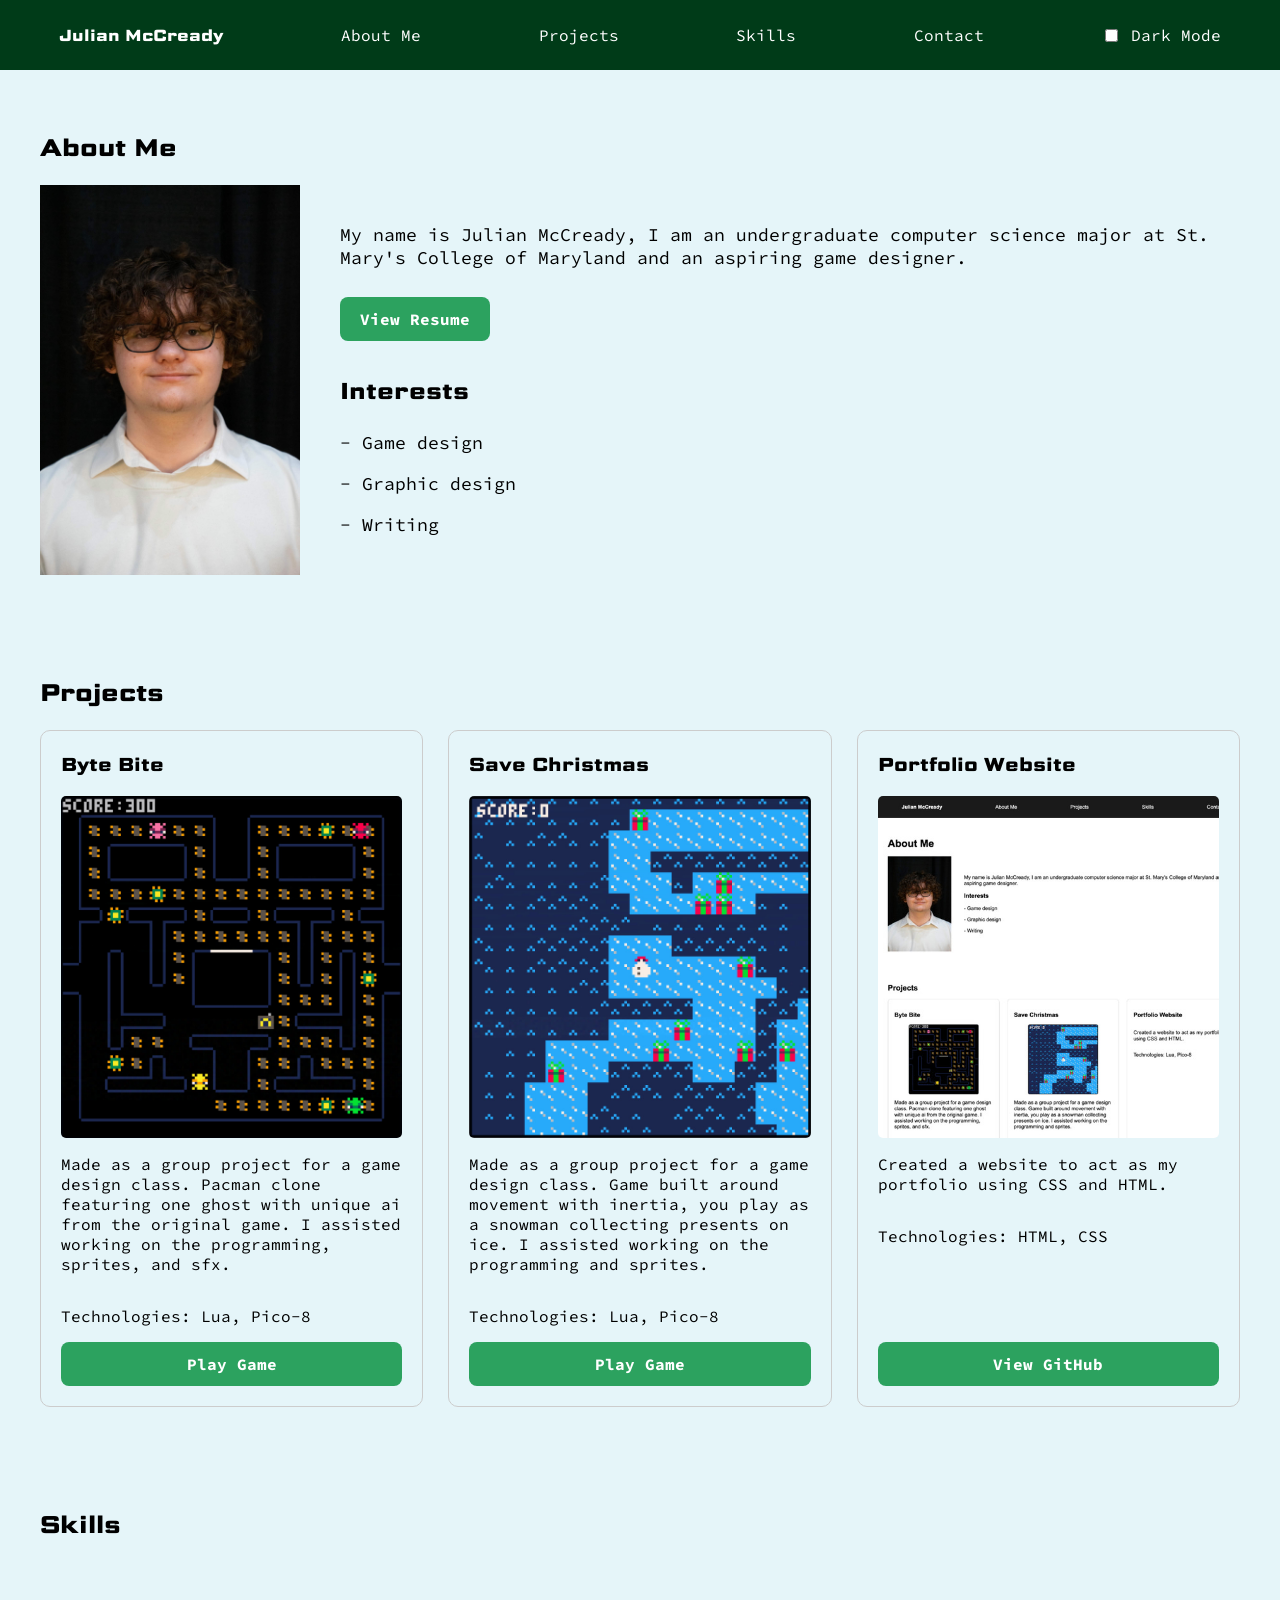
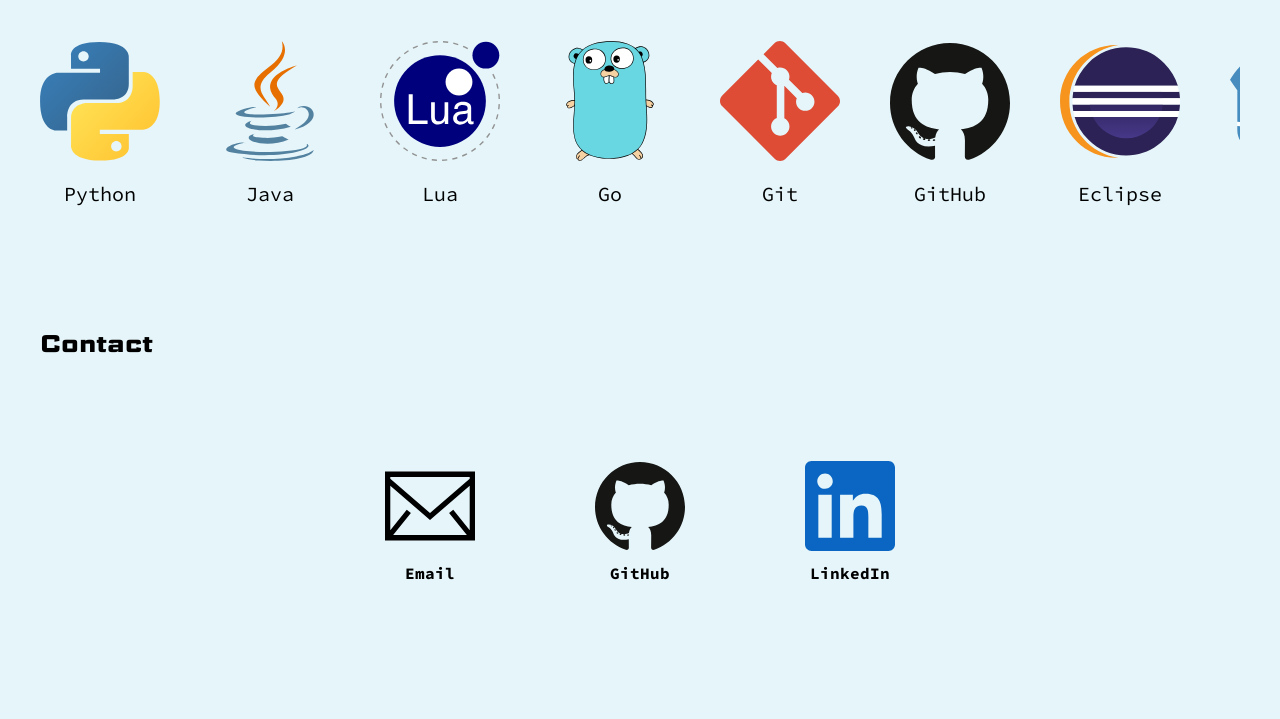
<file: index.html>
<!DOCTYPE html>

<html lang="en">

<head>
    <meta charset="UTF-8">
    <meta name="viewport" content="width=device-width, initial-scale=1.0">
    <title>Julian McCready | Portfolio</title>

    <link rel="preconnect" href="https://fonts.googleapis.com">
    <link rel="preconnect" href="https://fonts.gstatic.com" crossorigin>
    <link
        href="https://fonts.googleapis.com/css2?family=Science+Gothic:wght@100..900&family=Source+Code+Pro:ital,wght@0,200..900;1,200..900&display=swap"
        rel="stylesheet">

    <link rel="stylesheet" href="style.css">
</head>

<body>
    <header>
        <nav>
            <p>Julian McCready</p>
            <a href="#about">About Me</a>
            <a href="#projects">Projects</a>
            <a href="#skills">Skills</a>
            <a href="#contact">Contact</a>
            <label class="theme-toggle">
                <input type="checkbox" id="dark-mode-toggle">
                Dark Mode
            </label>
        </nav>
    </header>
    <main>
        <section id="about">
            <h1>About Me</h1>
            <div class="about-content">
                <img src="images/Profile.jpg" width="200">

                <div class="about-text">
                    <p> My name is Julian McCready, I am an undergraduate computer science major at
                        St. Mary's College of Maryland and an aspiring game designer. </p>

                    <a href="files/resume.pdf" target="_blank" rel="noopener" class="resume-button">
                        View Resume
                    </a>
                    <h3> Interests </h3>
                    <p>- Game design</p>
                    <p>- Graphic design</p>
                    <p>- Writing</p>
                </div>
            </div>
        </section>

        <section id="projects">
            <h2>Projects</h2>
            <div class="projects-container">
                <div class="project-card">
                    <h3>Byte Bite</h3>
                    <img src="images/Bytebite.jpg">
                    <p>Made as a group project for a game design class. Pacman clone featuring one ghost with unique ai
                        from the original game. I assisted working on the programming, sprites, and sfx.</p>
                    <p>Technologies: Lua, Pico-8 </p>
                    <a href="games/byteBite/bytebyte.html" class="project-button">Play Game</a>
                </div>
                <div class="project-card">
                    <h3>Save Christmas</h3>
                    <img src="images/saveChristmas.jpg">
                    <p>Made as a group project for a game design class. Game built around movement with inertia, you
                        play as a snowman collecting presents on ice. I assisted working on the programming and sprites.
                    </p>
                    <p>Technologies: Lua, Pico-8 </p>
                    <a href="games/save christmas/save_christmas.html" class="project-button">Play Game</a>
                </div>
                <div class="project-card">
                    <h3>Portfolio Website</h3>
                    <img src="images/portfolioWebsite.jpg">
                    <p>Created a website to act as my portfolio using CSS and
                        HTML.</p>
                    <p>Technologies: HTML, CSS </p>
                    <a href="https://github.com/JAMcCready/Jamccready.github.io" class="project-button">View GitHub</a>
                </div>
            </div>
        </section>

        <section id="skills">
            <h2>Skills</h2>

            <div class="skills-container">
                <div class="skills-track">

                    <div class="skills-group">
                        <div class="skill">
                            <img src="images/python.svg" width="100">
                            <p>Python</p>
                        </div>

                        <div class="skill">
                            <img src="images/java.svg" width="100">
                            <p>Java</p>
                        </div>

                        <div class="skill">
                            <img src="images/lua.svg" width="100">
                            <p>Lua</p>
                        </div>

                        <div class="skill">
                            <img src="images/go.svg" width="100">
                            <p>Go</p>
                        </div>

                        <div class="skill">
                            <img src="images/git.svg" width="100">
                            <p>Git</p>
                        </div>

                        <div class="skill">
                            <img src="images/github.svg" class="icon-light" width="100">
                            <img src="images/github-white.svg" class="icon-dark" width="100">
                            <p>GitHub</p>
                        </div>

                        <div class="skill">
                            <img src="images/eclipse.svg" width="100">
                            <p>Eclipse</p>
                        </div>

                        <div class="skill">
                            <img src="images/godot.svg" width="100">
                            <p>Godot</p>
                        </div>

                        <div class="skill">
                            <img src="images/roblox_studio.svg" width="100">
                            <p>Roblox Studio</p>
                        </div>

                        <div class="skill">
                            <img src="images/game_maker.svg" class="icon-light" width="100">
                            <img src="images/gamemaker-white.svg" class="icon-dark" width="100">
                            <p>Game Maker</p>
                        </div>
                    </div>

                    <div class="skills-group" aria-hidden="true">
                        <div class="skill">
                            <img src="images/python.svg" width="100">
                            <p>Python</p>
                        </div>

                        <div class="skill">
                            <img src="images/java.svg" width="100">
                            <p>Java</p>
                        </div>

                        <div class="skill">
                            <img src="images/lua.svg" width="100">
                            <p>Lua</p>
                        </div>

                        <div class="skill">
                            <img src="images/go.svg" width="100">
                            <p>Go</p>
                        </div>

                        <div class="skill">
                            <img src="images/git.svg" width="100">
                            <p>Git</p>
                        </div>

                        <div class="skill">
                            <img src="images/github.svg" class="icon-light" width="100">
                            <img src="images/github-white.svg" class="icon-dark" width="100">
                            <p>GitHub</p>
                        </div>

                        <div class="skill">
                            <img src="images/eclipse.svg" width="100">
                            <p>Eclipse</p>
                        </div>

                        <div class="skill">
                            <img src="images/godot.svg" width="100">
                            <p>Godot</p>
                        </div>

                        <div class="skill">
                            <img src="images/roblox_studio.svg" width="100">
                            <p>Roblox Studio</p>
                        </div>

                        <div class="skill">
                            <img src="images/game_maker.svg" class="icon-light" width="100">
                            <img src="images/gamemaker-white.svg" class="icon-dark" width="100">
                            <p>Game Maker</p>
                        </div>
                    </div>
                </div>
            </div>
        </section>


        <section id="contact">
            <h2>Contact</h2>

            <div class="contact-container">

                <div class="contact-item">
                    <a href="mailto:Jamccready@smcm.edu">
                        <img src="images/email.svg" class="icon-light" width="100">
                        <img src="images/email-white.svg" class="icon-dark" width="100">
                        <p>Email</p>
                    </a>
                </div>

                <div class="contact-item">
                    <a href="https://github.com/jamccready">
                        <img src="images/github.svg" class="icon-light" width="100">
                        <img src="images/github-white.svg" class="icon-dark" width="100">
                        <p>GitHub</p>
                    </a>
                </div>

                <div class="contact-item">
                    <a href="https://www.linkedin.com/in/julian-mccready">
                        <img src="images/linkedin.svg" width="100">
                        <p>LinkedIn</p>
                    </a>
                </div>

            </div>
        </section>


    </main>
</body>

</html>
</file>
<file: style.css>
:root {
    --background: #e5f5f9;
    --primary: #2ca25f;
    --secondary: #003b18;
    --text: #000000;

    --font-heading: 'Science Gothic', sans-serif;
    --font-body: 'Source Code Pro', monospace;
}

/* Dark mode */
:root:has(#dark-mode-toggle:checked) {
    --background: #121c19;
    --primary: #176b3b;
    --secondary: #002b14;
    --text: #ffffff;
}

* {
    box-sizing: border-box;
}

.theme-toggle {
    color: white;
    cursor: pointer;
    display: flex;
    align-items: center;
    gap: 10px;
}

/* Default website font */
body {
    font-family: var(--font-body);
}

/* Headings */
h1, h2, h3 {
    font-family: var(--font-heading);
}

/* Navigation name */
nav p {
    font-family: var(--font-heading);
}

/* Navigation links */
nav a {
    font-family: var(--font-body);
}

.about-text p {
    font-size: 18px;
    color: var(--text)
}

.about-text h3 {
    font-size: 23px;
}

.skill p {
    font-size: 20px;
}


body {
    margin: 0;
    padding-top: 70px;
    background-color: var(--background);
    color: var(--text)
}

header {
    position: fixed;
    top: 0;
    left: 0;
    width: 100%;
    z-index: 1000;
    background-color: var(--secondary);
}

nav {
    display: flex;
    justify-content: space-around;
    align-items: center;
    min-height: 70px;
}

nav a {
    color: white;
    text-decoration: none;
}

nav p {
    color: white;
    font-weight: bold;
}

section {
    scroll-margin-top: 70px;
}

#about {
    padding: 40px;
}

.about-content {
    display: flex;
    align-items: center;
    gap: 40px;
}

.about-content img {
    width: 260px;
    height: auto;
}

.about-text {
    flex: 1;
}

#projects {
    padding: 40px;
}

.projects-container {
    display: grid;
    grid-template-columns: repeat(3, 1fr);
    gap: 25px;
}

.project-card {
    border: 1px solid #ccc;
    border-radius: 10px;
    padding: 20px;
    display: flex;
    flex-direction: column;
}

.project-card h3 {
    margin-top: 0;
}

.project-card img {
    width: 100%;
    height:auto;
    object-fit: contain;
    border-radius: 5px;
    align-self: center;
}

.project-card a {
    margin-top: auto;
}

.project-button {
    display: inline-block;
    padding: 12px 20px;
    background-color: var(--primary);
    color: white;
    text-decoration: none;
    border-radius: 8px;
    text-align: center;
    font-weight: bold;
    
}

.project-button:hover {
    background-color: var(--secondary);
}


.resume-button {
    display: inline-block;
    padding: 12px 20px;
    background-color: var(--primary);
    color: white;
    text-decoration: none;
    border-radius: 8px;
    font-weight: bold;
    margin: 10px 0;
}

.resume-button:hover {
    background-color: var(--secondary);
}

/* Skills section */
#skills {
    padding: 40px;
}

.skills-container {
    padding-top: 80px;
    width: 100%;
    overflow: hidden;
}

.skills-track {
    display: flex;
    align-items: center;
    gap: 0;
    width: max-content;
    animation: scroll-skills 30s linear infinite;
}

.skill {
    display: flex;
    flex-direction: column;
    align-items: center;
    min-width: 120px;
}

.skill img {
    width: 120px;
    height: 120px;
    object-fit: contain;
}

@keyframes scroll-skills {
    from {
        transform: translateX(0);
    }

    to {
        transform: translateX(-50%);
    }
}

.skills-group {
    display: flex;
    align-items: center;
    gap: 50px;
    padding-right: 50px;
    flex-shrink: 0;
}


#contact {
    padding: 40px;
}

.contact-container {
    padding-top: 80px;
    padding-bottom: 80px;
    display: flex;
    justify-content: center;
    align-items: center;
    gap: 120px;
    flex-wrap: wrap;
}

.contact-item a {
    display: flex;
    flex-direction: column;
    align-items: center;
    text-decoration: none;
    color: inherit;
}

.contact-item img {
    width: 90px;
    height: 90px;
    object-fit: contain;
}

.contact-item p {
    margin-top: 12px;
    font-weight: bold;
}

.contact-item a:hover {
    opacity: 0.7;
}

/* Light mode */
.icon-light {
    display: block;
}

.icon-dark {
    display: none;
}

/* Dark mode */
:root:has(#dark-mode-toggle:checked) .icon-light {
    display: none;
}

:root:has(#dark-mode-toggle:checked) .icon-dark {
    display: block;
}
</file>
